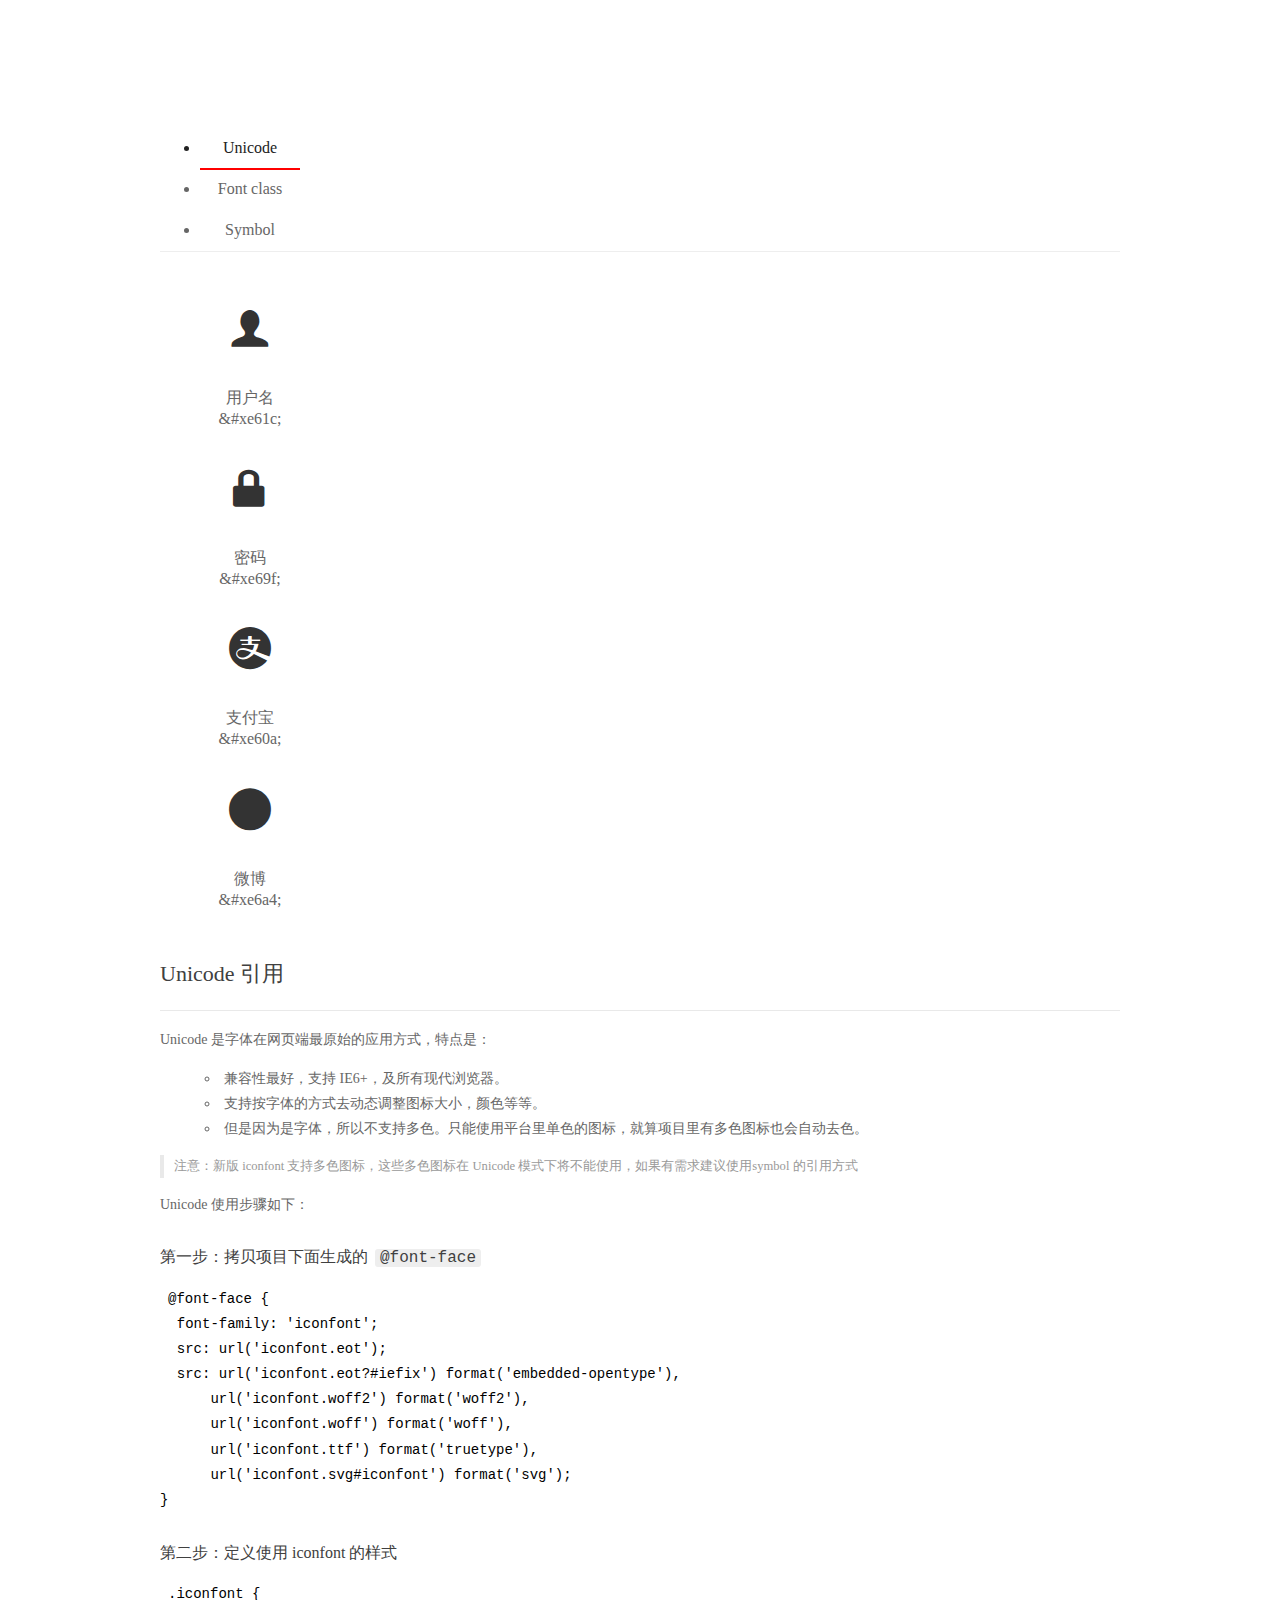
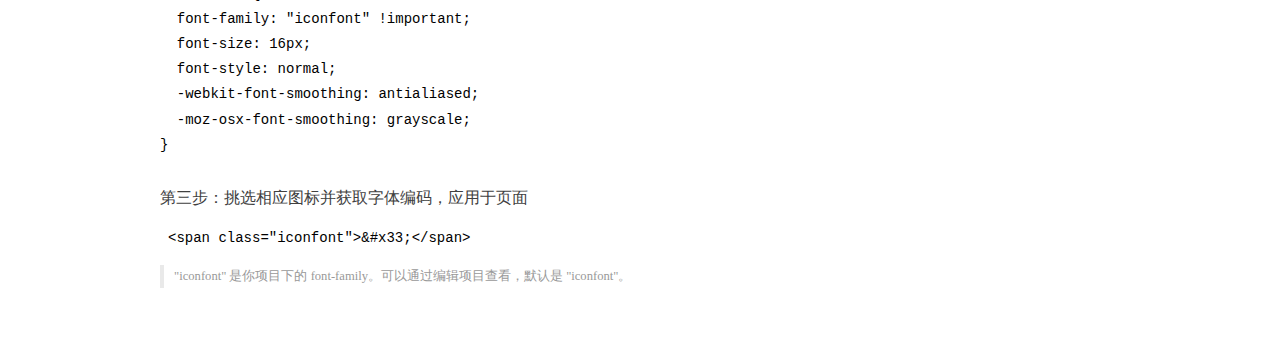
<file: src/assets/font_1jp85dhxpde/demo_index.html>
<!DOCTYPE html>
<html>
<head>
  <meta charset="utf-8"/>
  <title>IconFont Demo</title>
  <link rel="shortcut icon" href="https://gtms04.alicdn.com/tps/i4/TB1_oz6GVXXXXaFXpXXJDFnIXXX-64-64.ico" type="image/x-icon"/>
  <link rel="stylesheet" href="https://g.alicdn.com/thx/cube/1.3.2/cube.min.css">
  <link rel="stylesheet" href="demo.css">
  <link rel="stylesheet" href="iconfont.css">
  <script src="iconfont.js"></script>
  <!-- jQuery -->
  <script src="https://a1.alicdn.com/oss/uploads/2018/12/26/7bfddb60-08e8-11e9-9b04-53e73bb6408b.js"></script>
  <!-- 代码高亮 -->
  <script src="https://a1.alicdn.com/oss/uploads/2018/12/26/a3f714d0-08e6-11e9-8a15-ebf944d7534c.js"></script>
</head>
<body>
  <div class="main">
    <h1 class="logo"><a href="https://www.iconfont.cn/" title="iconfont 首页" target="_blank">&#xe86b;</a></h1>
    <div class="nav-tabs">
      <ul id="tabs" class="dib-box">
        <li class="dib active"><span>Unicode</span></li>
        <li class="dib"><span>Font class</span></li>
        <li class="dib"><span>Symbol</span></li>
      </ul>
      
    </div>
    <div class="tab-container">
      <div class="content unicode" style="display: block;">
          <ul class="icon_lists dib-box">
          
            <li class="dib">
              <span class="icon iconfont">&#xe61c;</span>
                <div class="name">用户名</div>
                <div class="code-name">&amp;#xe61c;</div>
              </li>
          
            <li class="dib">
              <span class="icon iconfont">&#xe69f;</span>
                <div class="name">密码</div>
                <div class="code-name">&amp;#xe69f;</div>
              </li>
          
            <li class="dib">
              <span class="icon iconfont">&#xe60a;</span>
                <div class="name">支付宝</div>
                <div class="code-name">&amp;#xe60a;</div>
              </li>
          
            <li class="dib">
              <span class="icon iconfont">&#xe6a4;</span>
                <div class="name">微博</div>
                <div class="code-name">&amp;#xe6a4;</div>
              </li>
          
          </ul>
          <div class="article markdown">
          <h2 id="unicode-">Unicode 引用</h2>
          <hr>

          <p>Unicode 是字体在网页端最原始的应用方式，特点是：</p>
          <ul>
            <li>兼容性最好，支持 IE6+，及所有现代浏览器。</li>
            <li>支持按字体的方式去动态调整图标大小，颜色等等。</li>
            <li>但是因为是字体，所以不支持多色。只能使用平台里单色的图标，就算项目里有多色图标也会自动去色。</li>
          </ul>
          <blockquote>
            <p>注意：新版 iconfont 支持多色图标，这些多色图标在 Unicode 模式下将不能使用，如果有需求建议使用symbol 的引用方式</p>
          </blockquote>
          <p>Unicode 使用步骤如下：</p>
          <h3 id="-font-face">第一步：拷贝项目下面生成的 <code>@font-face</code></h3>
<pre><code class="language-css"
>@font-face {
  font-family: 'iconfont';
  src: url('iconfont.eot');
  src: url('iconfont.eot?#iefix') format('embedded-opentype'),
      url('iconfont.woff2') format('woff2'),
      url('iconfont.woff') format('woff'),
      url('iconfont.ttf') format('truetype'),
      url('iconfont.svg#iconfont') format('svg');
}
</code></pre>
          <h3 id="-iconfont-">第二步：定义使用 iconfont 的样式</h3>
<pre><code class="language-css"
>.iconfont {
  font-family: "iconfont" !important;
  font-size: 16px;
  font-style: normal;
  -webkit-font-smoothing: antialiased;
  -moz-osx-font-smoothing: grayscale;
}
</code></pre>
          <h3 id="-">第三步：挑选相应图标并获取字体编码，应用于页面</h3>
<pre>
<code class="language-html"
>&lt;span class="iconfont"&gt;&amp;#x33;&lt;/span&gt;
</code></pre>
          <blockquote>
            <p>"iconfont" 是你项目下的 font-family。可以通过编辑项目查看，默认是 "iconfont"。</p>
          </blockquote>
          </div>
      </div>
      <div class="content font-class">
        <ul class="icon_lists dib-box">
          
          <li class="dib">
            <span class="icon iconfont icon-tubiao211"></span>
            <div class="name">
              用户名
            </div>
            <div class="code-name">.icon-tubiao211
            </div>
          </li>
          
          <li class="dib">
            <span class="icon iconfont icon-mima"></span>
            <div class="name">
              密码
            </div>
            <div class="code-name">.icon-mima
            </div>
          </li>
          
          <li class="dib">
            <span class="icon iconfont icon-zhifubao"></span>
            <div class="name">
              支付宝
            </div>
            <div class="code-name">.icon-zhifubao
            </div>
          </li>
          
          <li class="dib">
            <span class="icon iconfont icon-weibo"></span>
            <div class="name">
              微博
            </div>
            <div class="code-name">.icon-weibo
            </div>
          </li>
          
        </ul>
        <div class="article markdown">
        <h2 id="font-class-">font-class 引用</h2>
        <hr>

        <p>font-class 是 Unicode 使用方式的一种变种，主要是解决 Unicode 书写不直观，语意不明确的问题。</p>
        <p>与 Unicode 使用方式相比，具有如下特点：</p>
        <ul>
          <li>兼容性良好，支持 IE8+，及所有现代浏览器。</li>
          <li>相比于 Unicode 语意明确，书写更直观。可以很容易分辨这个 icon 是什么。</li>
          <li>因为使用 class 来定义图标，所以当要替换图标时，只需要修改 class 里面的 Unicode 引用。</li>
          <li>不过因为本质上还是使用的字体，所以多色图标还是不支持的。</li>
        </ul>
        <p>使用步骤如下：</p>
        <h3 id="-fontclass-">第一步：引入项目下面生成的 fontclass 代码：</h3>
<pre><code class="language-html">&lt;link rel="stylesheet" href="./iconfont.css"&gt;
</code></pre>
        <h3 id="-">第二步：挑选相应图标并获取类名，应用于页面：</h3>
<pre><code class="language-html">&lt;span class="iconfont icon-xxx"&gt;&lt;/span&gt;
</code></pre>
        <blockquote>
          <p>"
            iconfont" 是你项目下的 font-family。可以通过编辑项目查看，默认是 "iconfont"。</p>
        </blockquote>
      </div>
      </div>
      <div class="content symbol">
          <ul class="icon_lists dib-box">
          
            <li class="dib">
                <svg class="icon svg-icon" aria-hidden="true">
                  <use xlink:href="#icon-tubiao211"></use>
                </svg>
                <div class="name">用户名</div>
                <div class="code-name">#icon-tubiao211</div>
            </li>
          
            <li class="dib">
                <svg class="icon svg-icon" aria-hidden="true">
                  <use xlink:href="#icon-mima"></use>
                </svg>
                <div class="name">密码</div>
                <div class="code-name">#icon-mima</div>
            </li>
          
            <li class="dib">
                <svg class="icon svg-icon" aria-hidden="true">
                  <use xlink:href="#icon-zhifubao"></use>
                </svg>
                <div class="name">支付宝</div>
                <div class="code-name">#icon-zhifubao</div>
            </li>
          
            <li class="dib">
                <svg class="icon svg-icon" aria-hidden="true">
                  <use xlink:href="#icon-weibo"></use>
                </svg>
                <div class="name">微博</div>
                <div class="code-name">#icon-weibo</div>
            </li>
          
          </ul>
          <div class="article markdown">
          <h2 id="symbol-">Symbol 引用</h2>
          <hr>

          <p>这是一种全新的使用方式，应该说这才是未来的主流，也是平台目前推荐的用法。相关介绍可以参考这篇<a href="">文章</a>
            这种用法其实是做了一个 SVG 的集合，与另外两种相比具有如下特点：</p>
          <ul>
            <li>支持多色图标了，不再受单色限制。</li>
            <li>通过一些技巧，支持像字体那样，通过 <code>font-size</code>, <code>color</code> 来调整样式。</li>
            <li>兼容性较差，支持 IE9+，及现代浏览器。</li>
            <li>浏览器渲染 SVG 的性能一般，还不如 png。</li>
          </ul>
          <p>使用步骤如下：</p>
          <h3 id="-symbol-">第一步：引入项目下面生成的 symbol 代码：</h3>
<pre><code class="language-html">&lt;script src="./iconfont.js"&gt;&lt;/script&gt;
</code></pre>
          <h3 id="-css-">第二步：加入通用 CSS 代码（引入一次就行）：</h3>
<pre><code class="language-html">&lt;style&gt;
.icon {
  width: 1em;
  height: 1em;
  vertical-align: -0.15em;
  fill: currentColor;
  overflow: hidden;
}
&lt;/style&gt;
</code></pre>
          <h3 id="-">第三步：挑选相应图标并获取类名，应用于页面：</h3>
<pre><code class="language-html">&lt;svg class="icon" aria-hidden="true"&gt;
  &lt;use xlink:href="#icon-xxx"&gt;&lt;/use&gt;
&lt;/svg&gt;
</code></pre>
          </div>
      </div>

    </div>
  </div>
  <script>
  $(document).ready(function () {
      $('.tab-container .content:first').show()

      $('#tabs li').click(function (e) {
        var tabContent = $('.tab-container .content')
        var index = $(this).index()

        if ($(this).hasClass('active')) {
          return
        } else {
          $('#tabs li').removeClass('active')
          $(this).addClass('active')

          tabContent.hide().eq(index).fadeIn()
        }
      })
    })
  </script>
</body>
</html>
</file>
<file: src/assets/font_1jp85dhxpde/demo.css>
/* Logo 字体 */
@font-face {
  font-family: "iconfont logo";
  src: url('https://at.alicdn.com/t/font_985780_km7mi63cihi.eot?t=1545807318834');
  src: url('https://at.alicdn.com/t/font_985780_km7mi63cihi.eot?t=1545807318834#iefix') format('embedded-opentype'),
    url('https://at.alicdn.com/t/font_985780_km7mi63cihi.woff?t=1545807318834') format('woff'),
    url('https://at.alicdn.com/t/font_985780_km7mi63cihi.ttf?t=1545807318834') format('truetype'),
    url('https://at.alicdn.com/t/font_985780_km7mi63cihi.svg?t=1545807318834#iconfont') format('svg');
}

.logo {
  font-family: "iconfont logo";
  font-size: 160px;
  font-style: normal;
  -webkit-font-smoothing: antialiased;
  -moz-osx-font-smoothing: grayscale;
}

/* tabs */
.nav-tabs {
  position: relative;
}

.nav-tabs .nav-more {
  position: absolute;
  right: 0;
  bottom: 0;
  height: 42px;
  line-height: 42px;
  color: #666;
}

#tabs {
  border-bottom: 1px solid #eee;
}

#tabs li {
  cursor: pointer;
  width: 100px;
  height: 40px;
  line-height: 40px;
  text-align: center;
  font-size: 16px;
  border-bottom: 2px solid transparent;
  position: relative;
  z-index: 1;
  margin-bottom: -1px;
  color: #666;
}


#tabs .active {
  border-bottom-color: #f00;
  color: #222;
}

.tab-container .content {
  display: none;
}

/* 页面布局 */
.main {
  padding: 30px 100px;
  width: 960px;
  margin: 0 auto;
}

.main .logo {
  color: #333;
  text-align: left;
  margin-bottom: 30px;
  line-height: 1;
  height: 110px;
  margin-top: -50px;
  overflow: hidden;
  *zoom: 1;
}

.main .logo a {
  font-size: 160px;
  color: #333;
}

.helps {
  margin-top: 40px;
}

.helps pre {
  padding: 20px;
  margin: 10px 0;
  border: solid 1px #e7e1cd;
  background-color: #fffdef;
  overflow: auto;
}

.icon_lists {
  width: 100% !important;
  overflow: hidden;
  *zoom: 1;
}

.icon_lists li {
  width: 100px;
  margin-bottom: 10px;
  margin-right: 20px;
  text-align: center;
  list-style: none !important;
  cursor: default;
}

.icon_lists li .code-name {
  line-height: 1.2;
}

.icon_lists .icon {
  display: block;
  height: 100px;
  line-height: 100px;
  font-size: 42px;
  margin: 10px auto;
  color: #333;
  -webkit-transition: font-size 0.25s linear, width 0.25s linear;
  -moz-transition: font-size 0.25s linear, width 0.25s linear;
  transition: font-size 0.25s linear, width 0.25s linear;
}

.icon_lists .icon:hover {
  font-size: 100px;
}

.icon_lists .svg-icon {
  /* 通过设置 font-size 来改变图标大小 */
  width: 1em;
  /* 图标和文字相邻时，垂直对齐 */
  vertical-align: -0.15em;
  /* 通过设置 color 来改变 SVG 的颜色/fill */
  fill: currentColor;
  /* path 和 stroke 溢出 viewBox 部分在 IE 下会显示
      normalize.css 中也包含这行 */
  overflow: hidden;
}

.icon_lists li .name,
.icon_lists li .code-name {
  color: #666;
}

/* markdown 样式 */
.markdown {
  color: #666;
  font-size: 14px;
  line-height: 1.8;
}

.highlight {
  line-height: 1.5;
}

.markdown img {
  vertical-align: middle;
  max-width: 100%;
}

.markdown h1 {
  color: #404040;
  font-weight: 500;
  line-height: 40px;
  margin-bottom: 24px;
}

.markdown h2,
.markdown h3,
.markdown h4,
.markdown h5,
.markdown h6 {
  color: #404040;
  margin: 1.6em 0 0.6em 0;
  font-weight: 500;
  clear: both;
}

.markdown h1 {
  font-size: 28px;
}

.markdown h2 {
  font-size: 22px;
}

.markdown h3 {
  font-size: 16px;
}

.markdown h4 {
  font-size: 14px;
}

.markdown h5 {
  font-size: 12px;
}

.markdown h6 {
  font-size: 12px;
}

.markdown hr {
  height: 1px;
  border: 0;
  background: #e9e9e9;
  margin: 16px 0;
  clear: both;
}

.markdown p {
  margin: 1em 0;
}

.markdown>p,
.markdown>blockquote,
.markdown>.highlight,
.markdown>ol,
.markdown>ul {
  width: 80%;
}

.markdown ul>li {
  list-style: circle;
}

.markdown>ul li,
.markdown blockquote ul>li {
  margin-left: 20px;
  padding-left: 4px;
}

.markdown>ul li p,
.markdown>ol li p {
  margin: 0.6em 0;
}

.markdown ol>li {
  list-style: decimal;
}

.markdown>ol li,
.markdown blockquote ol>li {
  margin-left: 20px;
  padding-left: 4px;
}

.markdown code {
  margin: 0 3px;
  padding: 0 5px;
  background: #eee;
  border-radius: 3px;
}

.markdown strong,
.markdown b {
  font-weight: 600;
}

.markdown>table {
  border-collapse: collapse;
  border-spacing: 0px;
  empty-cells: show;
  border: 1px solid #e9e9e9;
  width: 95%;
  margin-bottom: 24px;
}

.markdown>table th {
  white-space: nowrap;
  color: #333;
  font-weight: 600;
}

.markdown>table th,
.markdown>table td {
  border: 1px solid #e9e9e9;
  padding: 8px 16px;
  text-align: left;
}

.markdown>table th {
  background: #F7F7F7;
}

.markdown blockquote {
  font-size: 90%;
  color: #999;
  border-left: 4px solid #e9e9e9;
  padding-left: 0.8em;
  margin: 1em 0;
}

.markdown blockquote p {
  margin: 0;
}

.markdown .anchor {
  opacity: 0;
  transition: opacity 0.3s ease;
  margin-left: 8px;
}

.markdown .waiting {
  color: #ccc;
}

.markdown h1:hover .anchor,
.markdown h2:hover .anchor,
.markdown h3:hover .anchor,
.markdown h4:hover .anchor,
.markdown h5:hover .anchor,
.markdown h6:hover .anchor {
  opacity: 1;
  display: inline-block;
}

.markdown>br,
.markdown>p>br {
  clear: both;
}


.hljs {
  display: block;
  background: white;
  padding: 0.5em;
  color: #333333;
  overflow-x: auto;
}

.hljs-comment,
.hljs-meta {
  color: #969896;
}

.hljs-string,
.hljs-variable,
.hljs-template-variable,
.hljs-strong,
.hljs-emphasis,
.hljs-quote {
  color: #df5000;
}

.hljs-keyword,
.hljs-selector-tag,
.hljs-type {
  color: #a71d5d;
}

.hljs-literal,
.hljs-symbol,
.hljs-bullet,
.hljs-attribute {
  color: #0086b3;
}

.hljs-section,
.hljs-name {
  color: #63a35c;
}

.hljs-tag {
  color: #333333;
}

.hljs-title,
.hljs-attr,
.hljs-selector-id,
.hljs-selector-class,
.hljs-selector-attr,
.hljs-selector-pseudo {
  color: #795da3;
}

.hljs-addition {
  color: #55a532;
  background-color: #eaffea;
}

.hljs-deletion {
  color: #bd2c00;
  background-color: #ffecec;
}

.hljs-link {
  text-decoration: underline;
}

/* 代码高亮 */
/* PrismJS 1.15.0
https://prismjs.com/download.html#themes=prism&languages=markup+css+clike+javascript */
/**
 * prism.js default theme for JavaScript, CSS and HTML
 * Based on dabblet (http://dabblet.com)
 * @author Lea Verou
 */
code[class*="language-"],
pre[class*="language-"] {
  color: black;
  background: none;
  text-shadow: 0 1px white;
  font-family: Consolas, Monaco, 'Andale Mono', 'Ubuntu Mono', monospace;
  text-align: left;
  white-space: pre;
  word-spacing: normal;
  word-break: normal;
  word-wrap: normal;
  line-height: 1.5;

  -moz-tab-size: 4;
  -o-tab-size: 4;
  tab-size: 4;

  -webkit-hyphens: none;
  -moz-hyphens: none;
  -ms-hyphens: none;
  hyphens: none;
}

pre[class*="language-"]::-moz-selection,
pre[class*="language-"] ::-moz-selection,
code[class*="language-"]::-moz-selection,
code[class*="language-"] ::-moz-selection {
  text-shadow: none;
  background: #b3d4fc;
}

pre[class*="language-"]::selection,
pre[class*="language-"] ::selection,
code[class*="language-"]::selection,
code[class*="language-"] ::selection {
  text-shadow: none;
  background: #b3d4fc;
}

@media print {

  code[class*="language-"],
  pre[class*="language-"] {
    text-shadow: none;
  }
}

/* Code blocks */
pre[class*="language-"] {
  padding: 1em;
  margin: .5em 0;
  overflow: auto;
}

:not(pre)>code[class*="language-"],
pre[class*="language-"] {
  background: #f5f2f0;
}

/* Inline code */
:not(pre)>code[class*="language-"] {
  padding: .1em;
  border-radius: .3em;
  white-space: normal;
}

.token.comment,
.token.prolog,
.token.doctype,
.token.cdata {
  color: slategray;
}

.token.punctuation {
  color: #999;
}

.namespace {
  opacity: .7;
}

.token.property,
.token.tag,
.token.boolean,
.token.number,
.token.constant,
.token.symbol,
.token.deleted {
  color: #905;
}

.token.selector,
.token.attr-name,
.token.string,
.token.char,
.token.builtin,
.token.inserted {
  color: #690;
}

.token.operator,
.token.entity,
.token.url,
.language-css .token.string,
.style .token.string {
  color: #9a6e3a;
  background: hsla(0, 0%, 100%, .5);
}

.token.atrule,
.token.attr-value,
.token.keyword {
  color: #07a;
}

.token.function,
.token.class-name {
  color: #DD4A68;
}

.token.regex,
.token.important,
.token.variable {
  color: #e90;
}

.token.important,
.token.bold {
  font-weight: bold;
}

.token.italic {
  font-style: italic;
}

.token.entity {
  cursor: help;
}
</file>
<file: src/assets/font_1jp85dhxpde/iconfont.css>
@font-face {font-family: "iconfont";
  src: url('iconfont.eot?t=1574040132083'); /* IE9 */
  src: url('iconfont.eot?t=1574040132083#iefix') format('embedded-opentype'), /* IE6-IE8 */
  url('[data-uri]') format('woff2'),
  url('iconfont.woff?t=1574040132083') format('woff'),
  url('iconfont.ttf?t=1574040132083') format('truetype'), /* chrome, firefox, opera, Safari, Android, iOS 4.2+ */
  url('iconfont.svg?t=1574040132083#iconfont') format('svg'); /* iOS 4.1- */
}

.iconfont {
  font-family: "iconfont" !important;
  font-style: normal;
  -webkit-font-smoothing: antialiased;
  -moz-osx-font-smoothing: grayscale;
}

.icon-tubiao211:before {
  content: "\e61c";
}

.icon-mima:before {
  content: "\e69f";
}

.icon-zhifubao:before {
  content: "\e60a";
}

.icon-weibo:before {
  content: "\e6a4";
}
</file>
